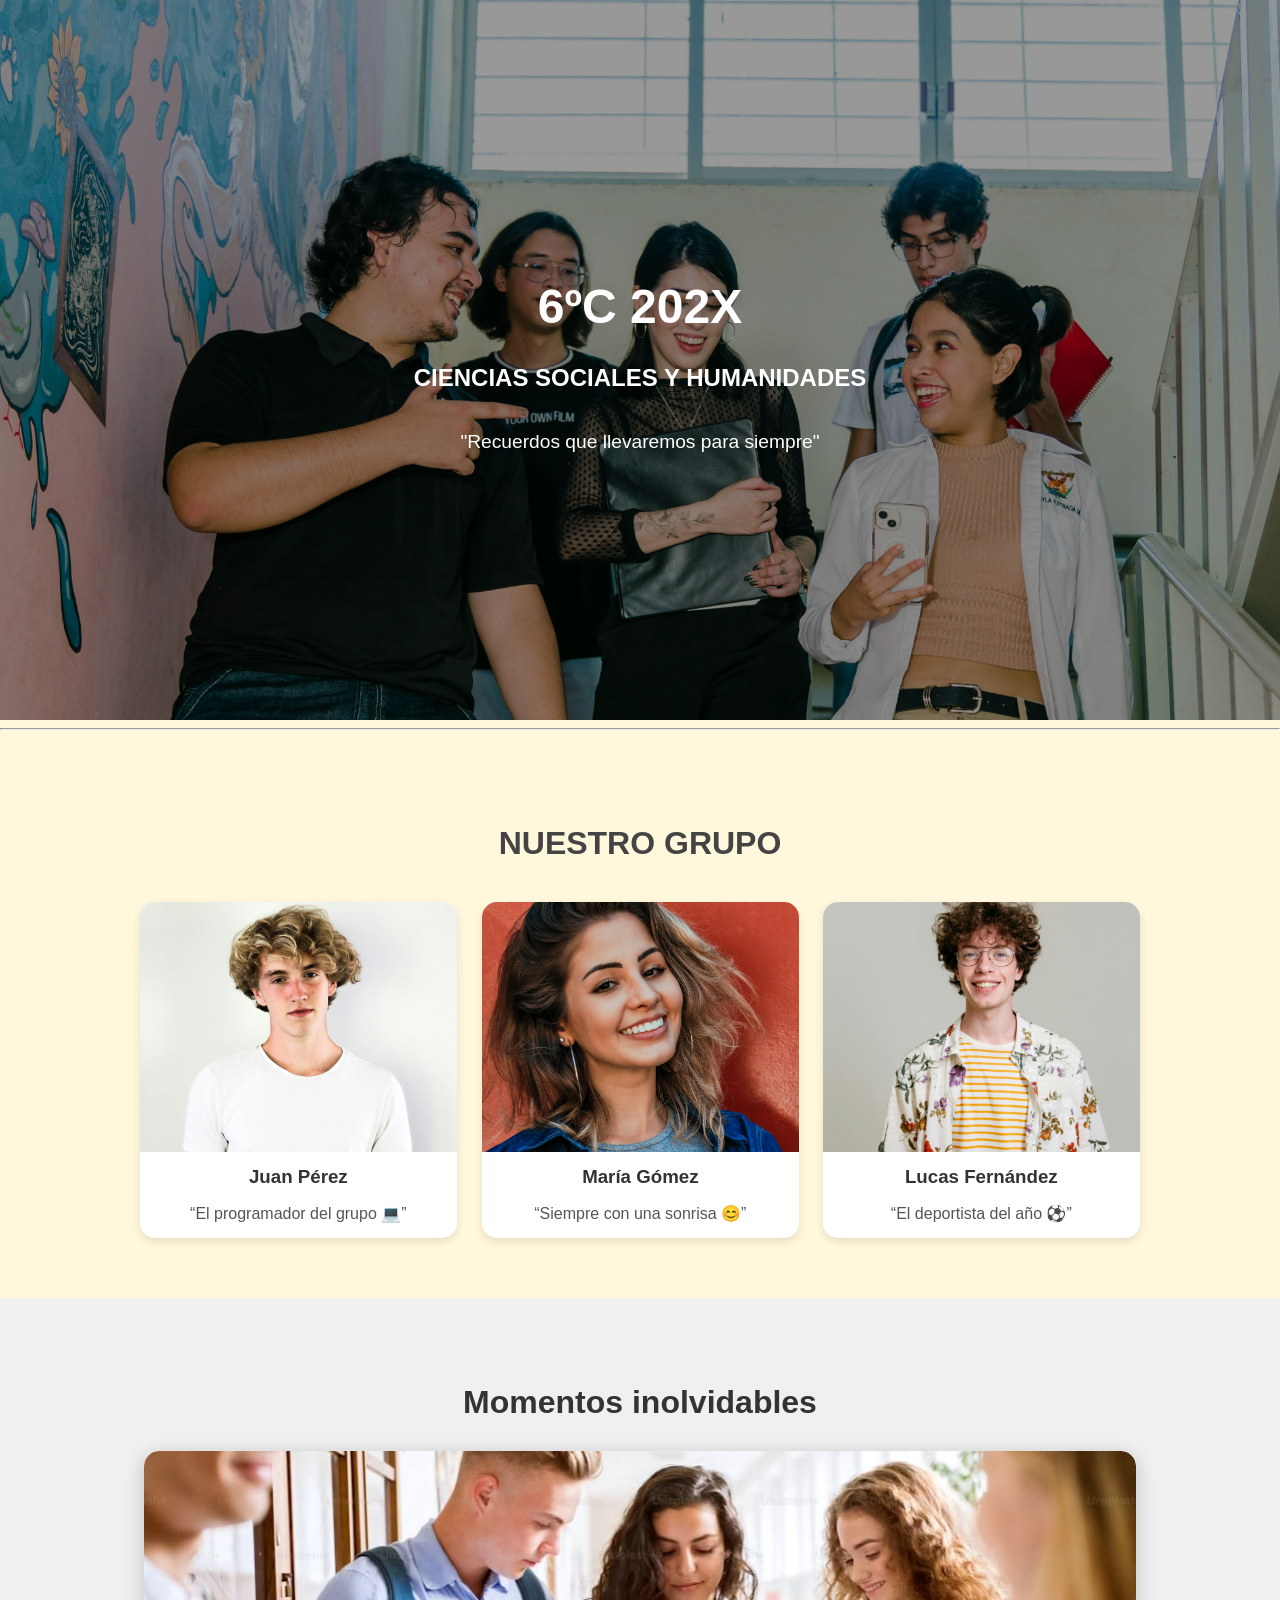
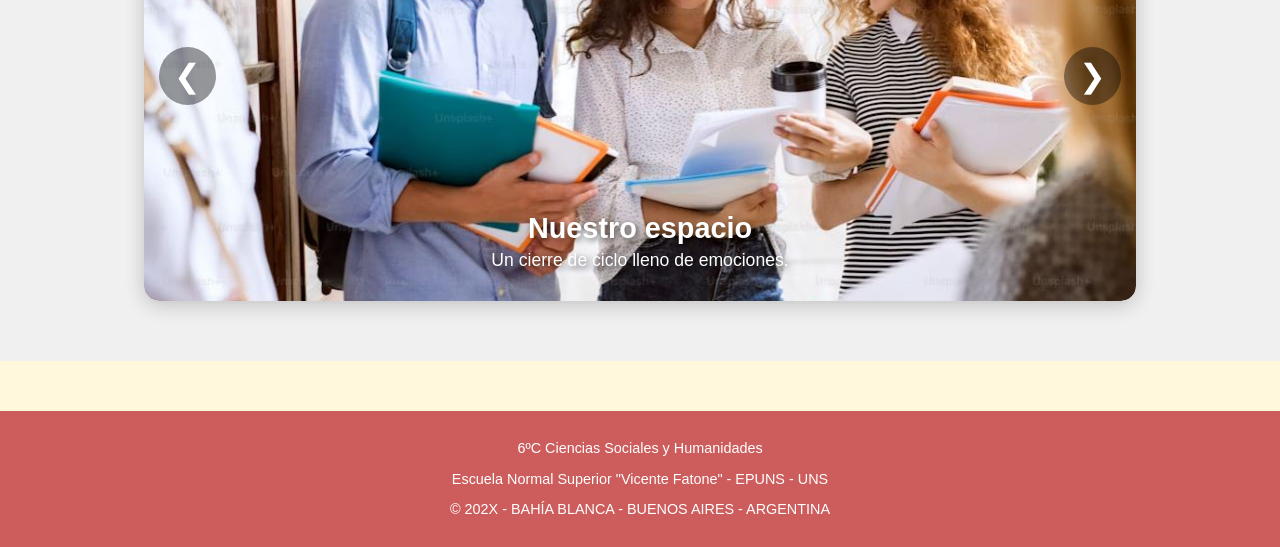
<file: index.html>
<!DOCTYPE html>
<html lang="es-AR">

<head>
    <meta charset="UTF-8">
    <meta name="viewport" content="width=device-width, initial-scale=1.0">
    <title>ANUARIO 6º Año C</title>
    <link rel="stylesheet" href="estilo.css">
</head>

<body>

    <!-- Encabezado -->
    <header class="paralax">
        <div class="overlay">
            <h1>6ºC 202X</h1>
            <h2>CIENCIAS SOCIALES Y HUMANIDADES</h2>
            <p>"Recuerdos que llevaremos para siempre"</p>
        </div>
    </header>

    <!-- Estudiantes-->
    <main>
  <hr>
        <section class="estudiantes">
            <h2>NUESTRO GRUPO</h2>
            <div class="grid-cards">
                <div class="card" data-link="estudiantes/alvarez/index.html">
                    <img src="recursos/estudiante01.jpg" alt="Juan">
                    <h3>Juan Pérez</h3>
                    <p>“El programador del grupo 💻”</p>
                </div>

                <div class="card" data-link="estudiantes/alvarez/index.html">
                    <img src="recursos/estudiante02.jpg" alt="María">
                    <h3>María Gómez</h3>
                    <p>“Siempre con una sonrisa 😊”</p>
                </div>

                <div class="card" data-link="estudiantes/alvarez/index.html">
                    <img src="recursos/estudiante03.jpg" alt="Lucas">
                    <h3>Lucas Fernández</h3>
                    <p>“El deportista del año ⚽”</p>
                </div>
            </div>
        </section>
        <!-- Sección Carrusel -->
        <section class="momentos">
            <h2>Momentos inolvidables</h2>
            <div class="carousel-fade">
              <div class="slide active">
                <img src="recursos/momentos1.JPG" alt="Momento 1">
                <div class="caption">
                    <h3>Nuestro espacio</h3>
                    <p>Un cierre de ciclo lleno de emociones.</p>
                  </div>
              </div>
              <div class="slide">
                <img src="recursos/momentos2.JPG" alt="Momento 2">
                <div class="caption">
                    <h3>Viaje de Estudios 🌎</h3>
                    <p>Los mejores recuerdos con amigos.</p>
                  </div>
              </div>
              <div class="slide">
                <img src="recursos/momentos3.JPG" alt="Momento 3">
                <div class="caption">
                    <h3>Fiesta de Disfraces 🎭</h3>
                    <p>Risas, creatividad y diversión asegurada.</p>
                  </div>
              </div>
              <div class="slide">
                <img src="recursos/momentos4.JPG" alt="Momento 4">
                <div class="caption">
                    <h3>Los pasillos y nuestro tiempo</h3>
                    <p>Cuantos pasos nuestros tendran...</p>
                  </div>
              </div>
              <div class="slide">
                <img src="recursos/momentos5.JPG" alt="Momento 5">
                <div class="caption">
                    <h3>Último Día de Clases 🎒</h3>
                    <p>El fin de una etapa... y el inicio de otra.</p>
                  </div>
              </div>
              <button class="prev">❮</button>
              <button class="next">❯</button>
            </div>
          </section>
        

    </main>

    <footer>
        <p>6ºC Ciencias Sociales y Humanidades</p>
        <p>Escuela Normal Superior "Vicente Fatone" - EPUNS - UNS</p>
        <p>&COPY; 202X - BAHÍA BLANCA - BUENOS AIRES - ARGENTINA</p>
    </footer>

    <script src="script.js"></script>
</body>

</html>
</file>
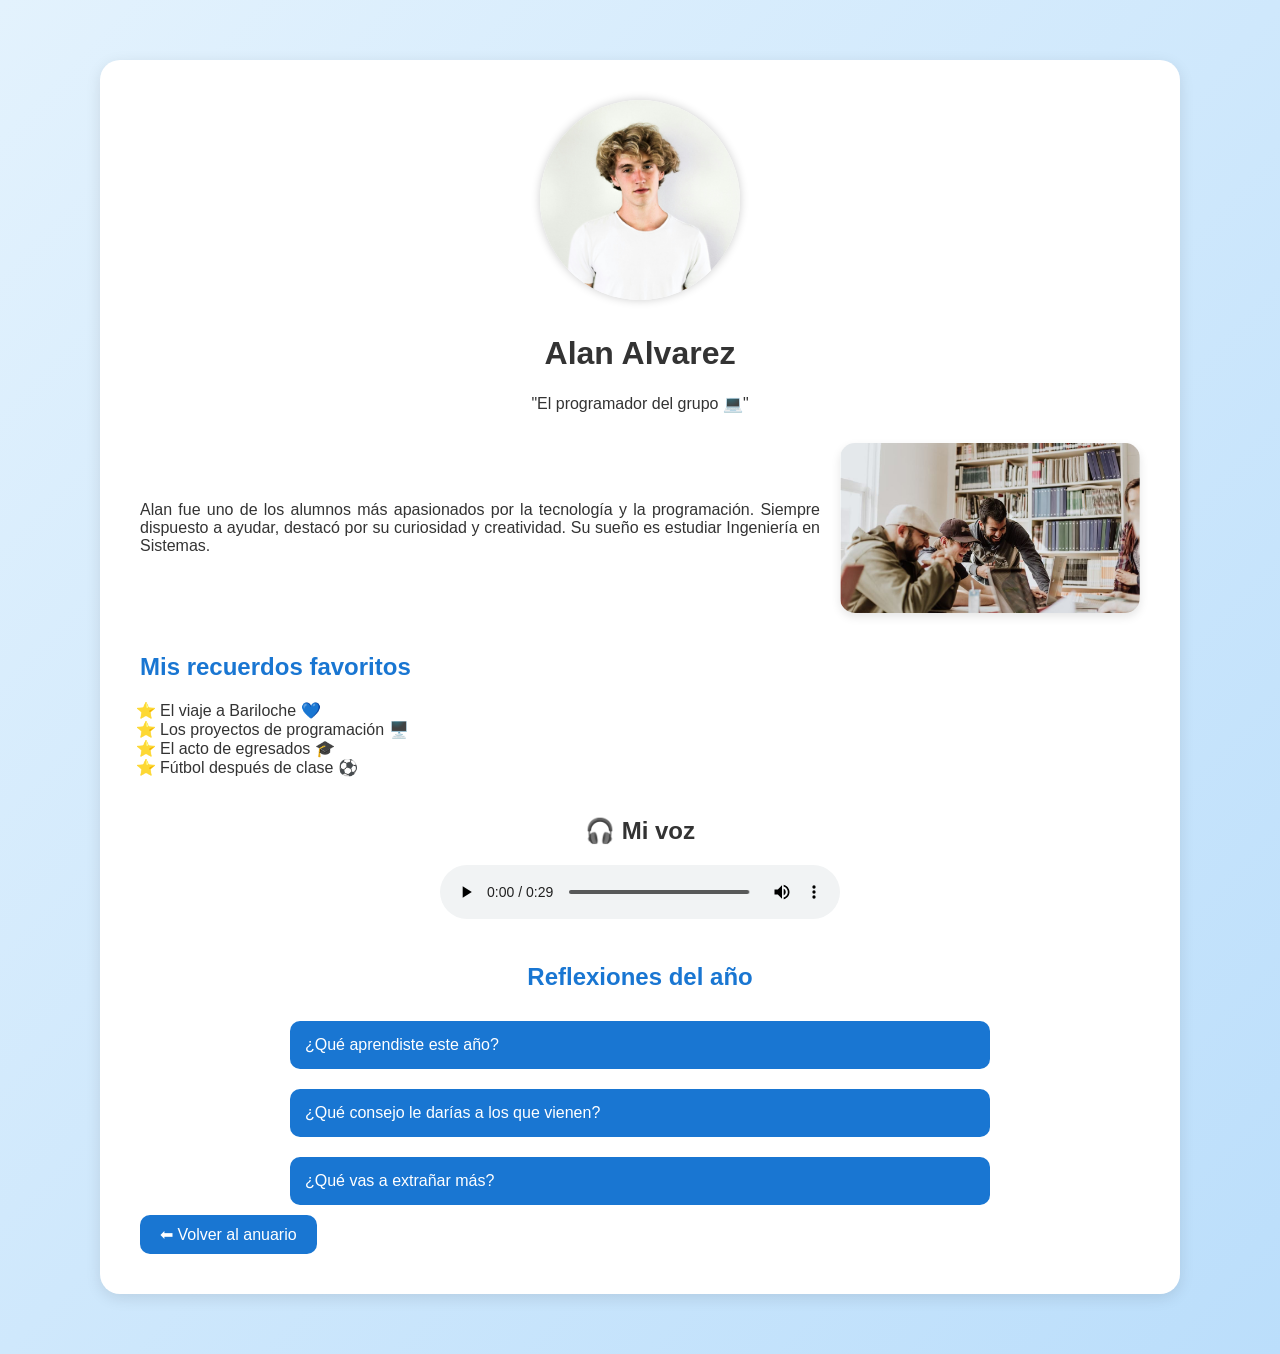
<file: estudiantes/alvarez/index.html>
<!DOCTYPE html>
<html lang="es-AR">
<head>
  <meta charset="UTF-8" />
  <meta name="viewport" content="width=device-width, initial-scale=1.0" />
  <title>Alan Alvarez</title>
  <link rel="stylesheet" href="estilo.css" />
</head>
<body>

  <div class="contenedor">
    <header class="perfil">
      <img src="recursos/fotos/estudiante01.jpg" alt="Alan Alvarez" class="foto-perfil" />
      <h1>Alan Alvarez</h1>
      <p>"El programador del grupo 💻"</p>
    </header>

    <section class="historia">
      <div class="texto">
        <p>
          Alan fue uno de los alumnos más apasionados por la tecnología y la programación.
          Siempre dispuesto a ayudar, destacó por su curiosidad y creatividad.
          Su sueño es estudiar Ingeniería en Sistemas.
        </p>
      </div>
      <img src="recursos/fotos/historia1.JPG" alt="en clase" class="imagen-lateral" />
    </section>

    <section class="intereses">
      <h2>Mis recuerdos favoritos</h2>
      <ul>
        <li>El viaje a Bariloche 💙</li>
        <li>Los proyectos de programación 🖥️</li>
        <li>El acto de egresados 🎓</li>
        <li>Fútbol después de clase ⚽</li>
      </ul>
    </section>

    <section class="podcast">
      <h2>🎧 Mi voz</h2>
      <audio controls>
        <source src="recursos/audios/ringtones-super-mario-bros.mp3" type="audio/mpeg" />
        Tu navegador no soporta el audio.
      </audio>
    </section>

    <!-- SECCIÓN: ACORDEÓN DE PREGUNTAS -->
    <section class="preguntas">
      <h2>Reflexiones del año</h2>

      <div class="acordeon">
        <button class="acordeon-btn">¿Qué aprendiste este año?</button>
        <div class="acordeon-contenido">
          <p>Aprendí que trabajar en equipo y escuchar a los demás hace que todo sea más fácil y divertido.</p>
        </div>

        <button class="acordeon-btn">¿Qué consejo le darías a los que vienen?</button>
        <div class="acordeon-contenido">
          <p>Que disfruten cada momento y no se preocupen tanto por los errores; son parte del aprendizaje.</p>
        </div>

        <button class="acordeon-btn">¿Qué vas a extrañar más?</button>
        <div class="acordeon-contenido">
          <p>Los mates en el recreo y las charlas con mis amigos después de clase.</p>
        </div>
      </div>
    </section>

    <a href="../../index.html" class="volver">⬅ Volver al anuario</a>
  </div>

  <script src="script.js"></script>
</body>
</html>
</file>
<file: estilo.css>
/* Estilo general */
body {
    margin: 0;
    font-family: 'Poppins',"Corbel", sans-serif;
    background:Cornsilk;
    color: #333;
    text-align: center;
    scroll-behavior: smooth;
  }
  
  /* Efecto Parallax */
  header {
    position: relative;
    height: 80vh;
    background-image: url('recursos/portada.jpg');
    background-attachment: fixed;
    background-position: center;
    background-repeat: no-repeat;
    background-size: cover;
    transition: background-position 0.1s;
  }
  
  .overlay {
    background-color: rgba(0, 0, 0, 0.4);
    color: white;
    height: 100%;
    display: flex;
    flex-direction: column;
    justify-content: center;
    align-items: center;
  }
  
  .overlay h1 {
    font-size: 3em;
    margin-bottom: 10px;
    animation: fadeInDown 1.5s ease;
  }
  
  .overlay p {
    font-size: 1.2em;
    animation: fadeInUp 2s ease;
  }
  /***********************************************************************************************/

  /* --- CARRUSEL CON EFECTO FADE --- */
  .momentos {
    padding: 60px 20px;
    background: #f0f0f0;
  }
  
  .momentos h2 {
    font-size: 2em;
    margin-bottom: 30px;
    color: #333;
  }
  
  .carousel-fade {
    position: relative;    
    width: 80%;
    max-width: 1200px;
    margin: 0 auto;
    overflow: hidden;
    border-radius: 15px;
    box-shadow: 0 4px 20px rgba(0,0,0,0.2);
  }
  
  .slide {
    display: none;
    position: absolute;
    width: 100%;
    height: 450px;
    opacity: 0;
    transition: opacity 1s ease-in-out;
  }
  
  .slide.active {
    display: block;
    opacity: 1;
    position: relative;
  }
  
  .slide img {
    width: 100%;
    height: 450px;
    object-fit: cover;
    border-radius: 15px;
  }
  
  /* --- Texto sobre las imágenes --- */
  .caption {
    position: absolute;
    bottom: 30px;
    left: 0;
    width: 100%;
    color: white;
    text-shadow: 2px 2px 6px rgba(0,0,0,0.6);
    animation: fadeText 1s ease;
  }
  
  .caption h3 {
    font-size: 1.8em;
    margin-bottom: 5px;
  }
  
  .caption p {
    font-size: 1.1em;
    margin: 0;
  }
  
  @keyframes fadeText {
    from { opacity: 0; transform: translateY(20px); }
    to { opacity: 1; transform: translateY(0); }
  }
  
  /* Botones */
  .prev, .next {
    position: absolute;
    top: 50%;
    transform: translateY(-50%);
    background: rgba(0,0,0,0.4);
    color: white;
    border: none;
    font-size: 2em;
    padding: 10px 15px;
    cursor: pointer;
    border-radius: 50%;
    transition: background 0.3s;
    z-index: 10;
  }
  
  .prev:hover, .next:hover {
    background: rgba(0,0,0,0.7);
  }
  
  .prev { left: 15px; }
  .next { right: 15px; }
  
  /* Ajuste para pantallas chicas */
  @media (max-width: 600px) {
    .slide img {
      height: 300px;
      width: 100%;
    }
  
    .caption h3 {
      font-size: 1.3em;
    }
  
    .caption p {
      font-size: 1em;
    }
  }
  /* Sección estudiantes */
  .estudiantes  {
    padding: 60px 20px;
  }
  
  .estudiantes  h2 {
    margin-bottom: 40px;
    font-size: 2em;
    color: #444;
  }
  
  /* Cards */
  .grid-cards {
    display: grid;
    grid-template-columns: repeat(auto-fit, minmax(250px, 1fr));
    gap: 25px;
    max-width: 1000px;
    margin: 0 auto;
  }
  
  .card {
    background: white;
    border-radius: 15px;
    box-shadow: 0 4px 10px rgba(0,0,0,0.1);
    transition: transform 0.3s, box-shadow 0.3s;
    cursor: pointer;
    overflow: hidden;
    opacity: 0;
    transform: scale(0.9) translateY(50px);
  }
  
  .card img {
    width: 100%;
    height: 250px;
    object-fit: cover;
  }
  
  .card h3 {
    margin: 10px 0 5px;
  }
  
  .card p {
    color: #555;
    margin-bottom: 15px;
  }
  
  .card:hover {
    transform: scale(1.05);
    box-shadow: 0 8px 20px rgba(0,0,0,0.2);
  }
  
  /* Animaciones */
  @keyframes fadeInDown {
    from { opacity: 0; transform: translateY(-30px); }
    to { opacity: 1; transform: translateY(0); }
  }
  
  @keyframes fadeInUp {
    from { opacity: 0; transform: translateY(30px); }
    to { opacity: 1; transform: translateY(0); }
  }
  
  @keyframes fadeUpZoom {
    from { opacity: 0; transform: scale(0.8) translateY(50px); }
    to { opacity: 1; transform: scale(1) translateY(0); }
  }
  
  /* Footer */
  footer {
    background: IndianRed;
    color: white;
    padding: 15px 0;
    font-size: 0.9em;
    margin-top: 50px;
  }
</file>
<file: estudiantes/alvarez/estilo.css>
body {
    margin: 0;
    font-family: "Poppins", sans-serif;
    background: linear-gradient(to bottom right, #e3f2fd, #bbdefb);
    color: #333;
  }
  
  .contenedor {
    max-width: 1000px;
    margin: 60px auto;
    background: #fff;
    padding: 40px;
    border-radius: 20px;
    box-shadow: 0 4px 15px rgba(0,0,0,0.1);
    animation: fadeUpZoom 1s ease;
  }
  
  /* --- PERFIL --- */
  .perfil {
    text-align: center;
    margin-bottom: 30px;
  }
  
  .foto-perfil {
    width: 200px;
    height: 200px;
    object-fit: cover;
    border-radius: 50%;
    box-shadow: 0 0 10px rgba(0,0,0,0.2);
    margin-bottom: 10px;
  }
  
  /* --- HISTORIA --- */
  .historia {
    display: flex;
    align-items: center;
    justify-content: space-between;
    gap: 20px;
    flex-wrap: wrap;
    margin-bottom: 40px;
  }
  
  .texto {
    flex: 1;
    text-align: justify;
  }
  
  .imagen-lateral {
    width: 300px;
    border-radius: 15px;
    box-shadow: 0 4px 10px rgba(0,0,0,0.1);
  }
  
  /* --- LISTADO --- */
  .intereses {
    margin-bottom: 40px;
  }
  
  .intereses h2 {
    color: #1976d2;
  }
  
  .intereses ul {
    list-style: "⭐ ";
    padding-left: 20px;
  }
  
  /* --- PODCAST --- */
  .podcast {
    text-align: center;
    margin-bottom: 40px;
  }
  
  .podcast audio {
    width: 100%;
    max-width: 400px;
  }
  
  /* --- BOTÓN VOLVER --- */
  .volver {
    display: inline-block;
    background: #1976d2;
    color: white;
    padding: 10px 20px;
    border-radius: 10px;
    text-decoration: none;
    transition: background 0.3s;
  }
  
  .volver:hover {
    background: #0d47a1;
  }
  
  /* --- ANIMACIONES --- */
  @keyframes fadeUpZoom {
    from {
      opacity: 0;
      transform: scale(0.9) translateY(50px);
    }
    to {
      opacity: 1;
      transform: scale(1) translateY(0);
    }
  }
  
  /* --- RESPONSIVE --- */
  @media (max-width: 700px) {
    .historia {
      flex-direction: column;
    }
    .imagen-lateral {
      width: 100%;
    }
  }
  





/* --- ACORDEÓN --- */
.preguntas {
    margin-top: 40px;
  }
  
  .preguntas h2 {
    color: #1976d2;
    text-align: center;
    margin-bottom: 20px;
  }
  
  .acordeon {
    max-width: 700px;
    margin: 0 auto;
  }
  
  .acordeon-btn {
    width: 100%;
    background: #1976d2;
    color: white;
    cursor: pointer;
    padding: 15px;
    border: none;
    outline: none;
    text-align: left;
    border-radius: 10px;
    margin-top: 10px;
    font-size: 16px;
    transition: background 0.3s ease;
  }
  
  .acordeon-btn:hover {
    background: #0d47a1;
  }
  
  .acordeon-contenido {
    background: #f1f1f1;
    border-radius: 0 0 10px 10px;
    margin-bottom: 10px;
    padding: 0 15px;
    max-height: 0;
    overflow: hidden;
    transition: all 0.4s ease;
  }
  
  .acordeon-contenido p {
    margin: 15px 0;
  }
  
  /* Cuando se abre */
  .acordeon-contenido.activo {
    padding: 15px;
    max-height: 200px;
  }
</file>
